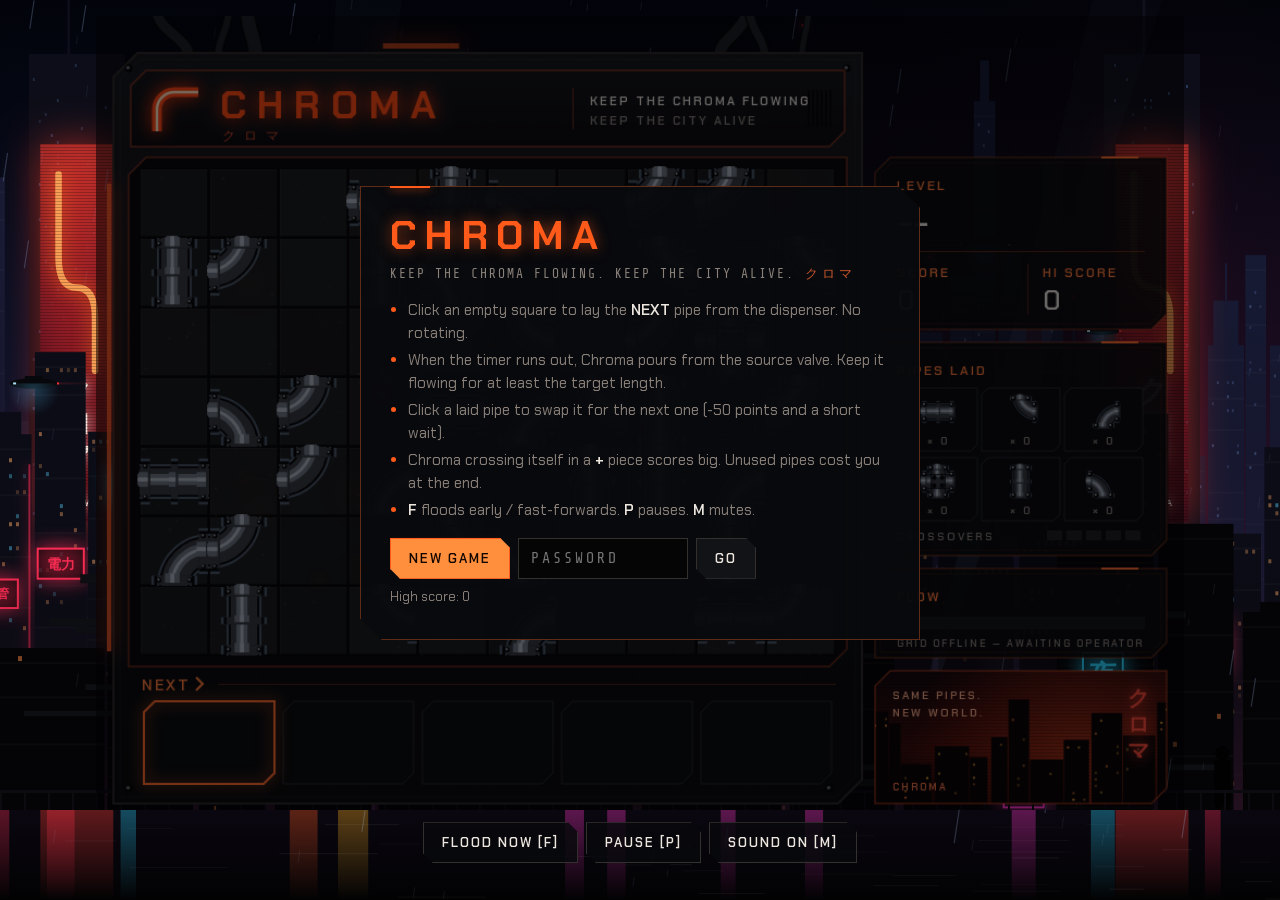
<file: index.html>
<!doctype html>
<html lang="en">
<head>
  <meta charset="utf-8">
  <meta name="viewport" content="width=device-width, initial-scale=1, viewport-fit=cover">
  <meta name="theme-color" content="#030305">
  <meta name="apple-mobile-web-app-capable" content="yes">
  <meta name="mobile-web-app-capable" content="yes">
  <meta name="apple-mobile-web-app-status-bar-style" content="black-translucent">
  <meta name="apple-mobile-web-app-title" content="CHROMA">
  <meta name="application-name" content="CHROMA">
  <meta name="description" content="Keep the Chroma flowing. Keep the city alive.">
  <title>Chroma</title>
  <link rel="manifest" href="manifest.webmanifest">
  <link rel="icon" type="image/png" sizes="32x32" href="icons/favicon-32.png">
  <link rel="apple-touch-icon" href="icons/apple-touch-icon.png">
  <link rel="preconnect" href="https://fonts.googleapis.com">
  <link rel="preconnect" href="https://fonts.gstatic.com" crossorigin>
  <link href="https://fonts.googleapis.com/css2?family=Chakra+Petch:wght@500;600;700&family=Share+Tech+Mono&display=swap" rel="stylesheet">
  <link rel="stylesheet" href="style.css">
</head>
<body>
  <canvas id="city" aria-hidden="true"></canvas>
  <main>
    <div class="stage">
      <canvas id="game"></canvas>
      <div id="overlay" class="overlay"><div id="panel" class="panel"></div></div>
    </div>
    <div class="controls">
      <button id="btn-flood">Flood now [F]</button>
      <button id="btn-pause">Pause [P]</button>
      <button id="btn-sound">Sound on [M]</button>
    </div>
  </main>
  <script src="game.js"></script>
</body>
</html>
</file>
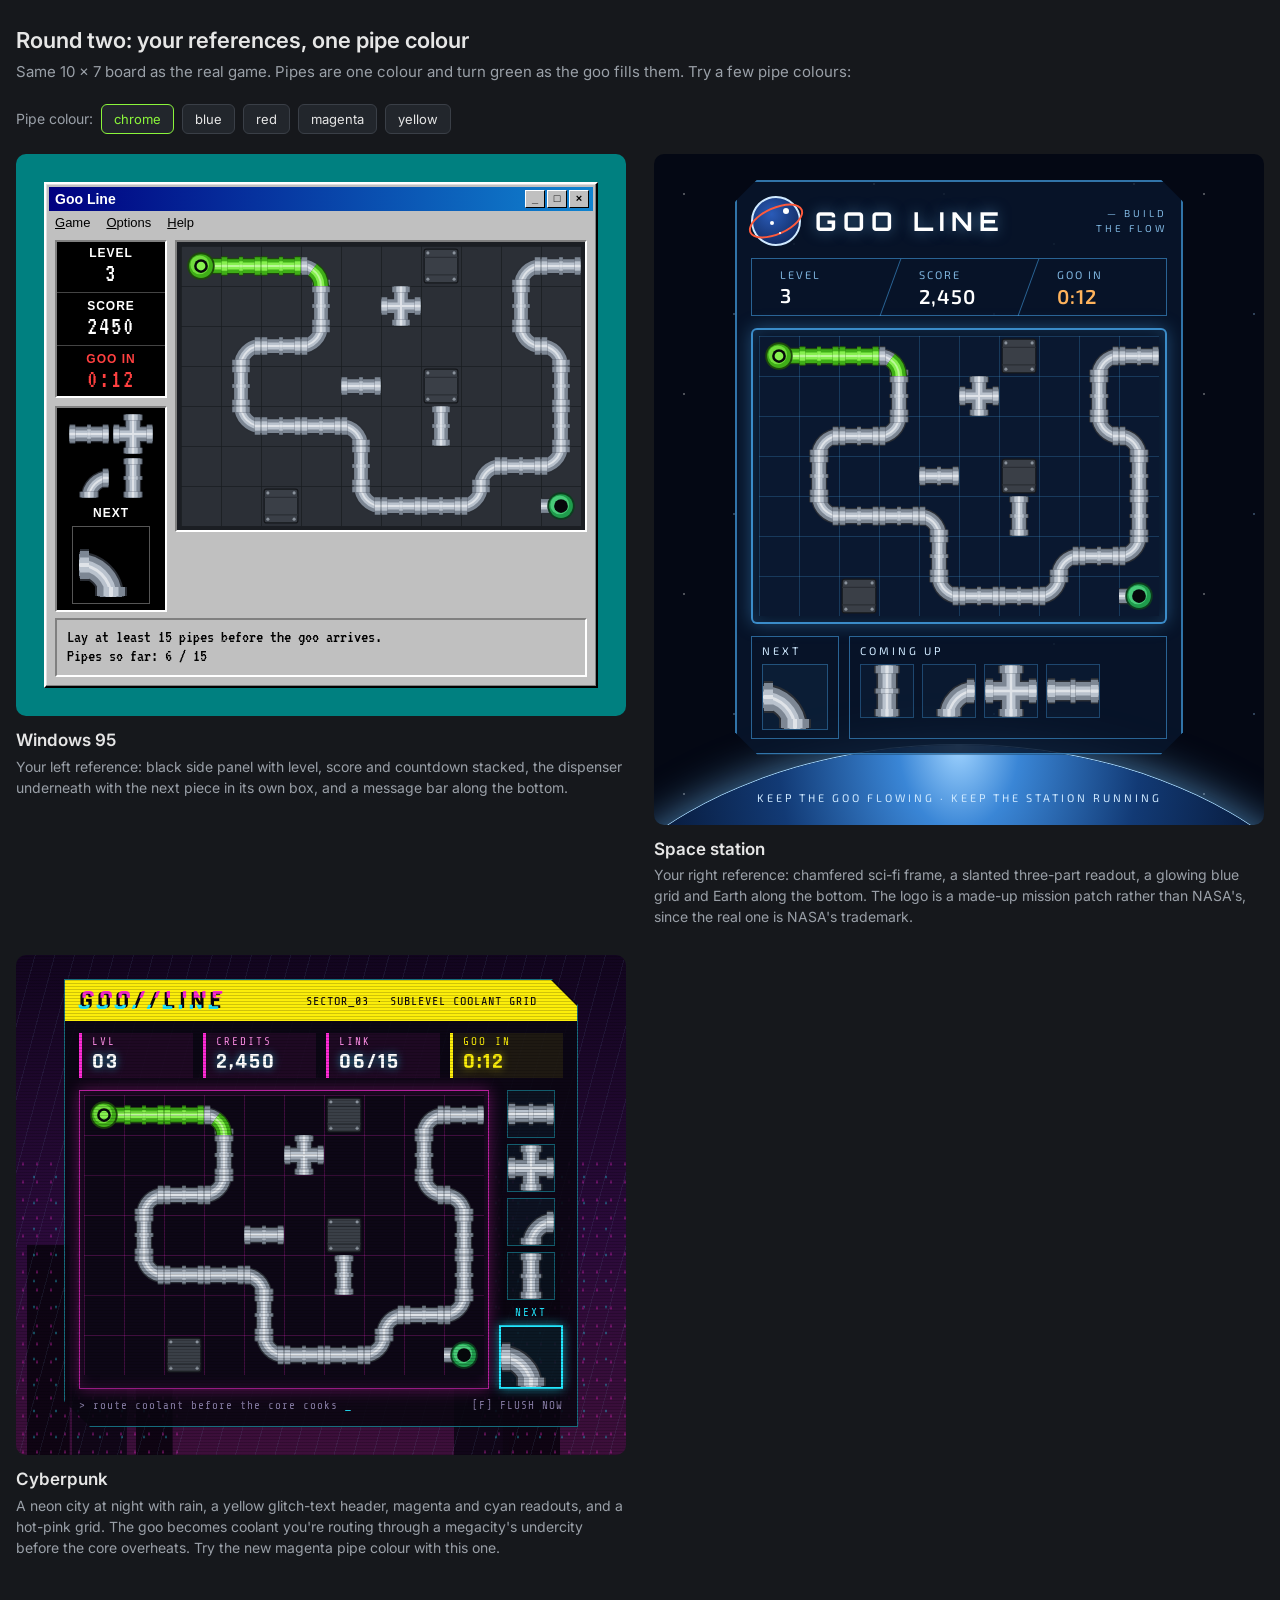
<file: mockups/round2.html>
<!doctype html>
<html lang="en">
<head>
<meta charset="utf-8">
<meta name="viewport" content="width=device-width, initial-scale=1">
<title>Round Two Mockups</title>
<link href="https://fonts.googleapis.com/css2?family=VT323&family=Inter:wght@400;600&family=Orbitron:wght@500;700&family=Exo+2:wght@400;600&family=Rajdhani:wght@500;700&family=Share+Tech+Mono&display=swap" rel="stylesheet">
<style>
  body { margin: 0; background: #16181c; color: #e6e6e6; font: 15px/1.5 Inter, system-ui, sans-serif; }
  main { max-width: 1280px; margin: 0 auto; padding: 24px 16px 48px; }
  h1 { font-size: 22px; font-weight: 600; margin: 0 0 4px; }
  .sub { color: #9aa0a8; margin: 0 0 20px; }
  .ctl { display: flex; gap: 8px; align-items: center; margin-bottom: 20px; flex-wrap: wrap; color: #9aa0a8; font-size: 14px; }
  .ctl button { font: 13px Inter, sans-serif; padding: 6px 12px; border-radius: 6px; border: 1px solid #3a3f47; background: #22262c; color: #e6e6e6; cursor: pointer; }
  .ctl button.on { border-color: #8bf53b; color: #8bf53b; }
  .grid { display: grid; grid-template-columns: repeat(auto-fit, minmax(600px, 1fr)); gap: 28px; align-items: start; }
  .opt h2 { font-size: 17px; font-weight: 600; margin: 12px 0 2px; }
  .opt p { margin: 0; color: #9aa0a8; font-size: 14px; }
  .board { display: grid; grid-template-columns: repeat(10, 40px); grid-template-rows: repeat(7, 40px); }
  .board svg, .q svg { display: block; width: 100%; height: 100%; }
  @media (max-width: 660px) { .grid { grid-template-columns: 1fr; } .scale { transform: scale(.62); transform-origin: top left; } }

  /* Windows 95 */
  .w95stage { background: #008080; padding: 28px; border-radius: 10px; display: flex; justify-content: center; }
  .win { background: #c0c0c0; border: 2px solid; border-color: #fff #000 #000 #fff; box-shadow: inset -1px -1px #808080, inset 1px 1px #dfdfdf; padding: 3px; font: 13px Tahoma, "MS Sans Serif", sans-serif; color: #000; }
  .win .title { background: linear-gradient(90deg, #000080, #1084d0); color: #fff; font-weight: bold; font-size: 14px; padding: 3px 4px 3px 6px; display: flex; justify-content: space-between; align-items: center; }
  .win .tb { display: flex; gap: 2px; }
  .win .tb span { width: 18px; height: 16px; background: #c0c0c0; border: 1px solid; border-color: #fff #000 #000 #fff; color: #000; font-size: 11px; line-height: 14px; text-align: center; font-weight: bold; }
  .win .menu { padding: 4px 6px; display: flex; gap: 16px; }
  .win .body { display: flex; gap: 8px; padding: 6px; align-items: flex-start; }
  .sunk { border: 2px solid; border-color: #808080 #fff #fff #808080; }
  .side { width: 112px; display: flex; flex-direction: column; gap: 8px; }
  .lcdpanel { background: #000; color: #fff; text-align: center; padding: 6px 0; font-weight: bold; font-size: 12px; letter-spacing: 1px; }
  .lcdpanel div + div { border-top: 1px solid #444; margin-top: 6px; padding-top: 6px; }
  .lcdpanel b { display: block; font-family: VT323, monospace; font-size: 26px; font-weight: normal; line-height: 1; letter-spacing: 2px; }
  .lcdpanel .warn { color: #ff4040; }
  .q { background: #000; padding: 6px; display: grid; grid-template-columns: 40px 40px; gap: 4px; justify-content: center; justify-items: center; }
  .q small, .q .nextbox { grid-column: span 2; }
  .q .cell { width: 40px; height: 40px; }
  .q .nextbox { width: 64px; height: 64px; border: 1px solid #555; padding: 6px; margin-top: 2px; }
  .q small { color: #fff; font-weight: bold; font-size: 12px; letter-spacing: 1px; }
  .w95board { background: #1b1e23; padding: 4px; }
  .msg { margin: 0 6px 6px; padding: 8px 10px; background: #c0c0c0; font: 14px VT323, monospace; font-size: 18px; line-height: 1.1; }

  /* Space */
  .spstage { position: relative; overflow: hidden; border-radius: 10px; padding: 26px 28px 70px; display: flex; justify-content: center;
    background: radial-gradient(1px 1px at 30px 40px, #fff, transparent), radial-gradient(1px 1px at 140px 90px, #cde, transparent), radial-gradient(1.5px 1.5px at 220px 30px, #fff, transparent), radial-gradient(1px 1px at 80px 160px, #9cf, transparent), #040814;
    background-size: 260px 200px, 260px 200px, 260px 200px, 260px 200px, auto; font-family: "Exo 2", sans-serif; color: #cfe9ff; }
  .earth { position: absolute; left: -20%; right: -20%; bottom: -520px; height: 600px; border-radius: 50%; background: radial-gradient(ellipse at 50% 0%, #9fd3ff 0, #3a86d6 10%, #123a75 30%, #061430 55%); box-shadow: 0 -4px 40px rgba(110,190,255,.6), 0 -1px 0 #bfe4ff; }
  .caption { position: absolute; bottom: 18px; left: 0; right: 0; text-align: center; font-size: 11px; letter-spacing: 3px; color: #cfe9ff; }
  .hudframe { position: relative; padding: 16px; background: rgba(8,22,44,.85); clip-path: polygon(22px 0, calc(100% - 22px) 0, 100% 22px, 100% calc(100% - 22px), calc(100% - 22px) 100%, 22px 100%, 0 calc(100% - 22px), 0 22px); }
  .hudframe::before { content: ""; position: absolute; inset: 0; clip-path: inherit; border: 2px solid rgba(77,180,255,.6); pointer-events: none; }
  .brand { display: flex; align-items: center; gap: 14px; margin-bottom: 12px; }
  .patch { width: 46px; height: 46px; border-radius: 50%; background: radial-gradient(circle at 40% 35%, #2a5bb8, #0b1f4d); border: 2px solid #cfe9ff; position: relative; }
  .patch::before { content: ""; position: absolute; inset: 9px -6px; border: 2px solid #ff5a3c; border-radius: 50%; transform: rotate(-24deg); }
  .patch::after { content: ""; position: absolute; width: 6px; height: 6px; border-radius: 50%; background: #fff; left: 30px; top: 10px; box-shadow: -14px 12px 0 -1px #fff, -6px 22px 0 -2px #fff; }
  .brand h3 { margin: 0; font: 700 26px Orbitron, sans-serif; letter-spacing: 6px; color: #fff; text-shadow: 0 0 14px rgba(120,200,255,.5); }
  .brand span { margin-left: auto; font-size: 10px; letter-spacing: 3px; color: #7fb6e0; text-align: right; }
  .hud { display: grid; grid-template-columns: 1fr 1fr 1fr; margin-bottom: 12px; border: 1.5px solid rgba(77,180,255,.5); }
  .hud div { padding: 4px 14px; font-size: 11px; letter-spacing: 2px; color: #7fb6e0; }
  .hud div + div { border-left: 1.5px solid rgba(77,180,255,.5); transform: skewX(-20deg); }
  .hud div + div > * { transform: skewX(20deg); }
  .hud b { display: block; font: 600 20px "Exo 2", sans-serif; color: #fff; letter-spacing: 1px; }
  .hud .warn b { color: #ffb35c; }
  .spboard { padding: 6px; border: 2px solid rgba(77,180,255,.75); box-shadow: 0 0 18px rgba(77,180,255,.35), inset 0 0 18px rgba(77,180,255,.2); border-radius: 6px; background: #071226; }
  .tray { display: flex; gap: 10px; margin-top: 12px; }
  .tray .box { border: 1.5px solid rgba(77,180,255,.5); padding: 6px 10px 8px; }
  .tray small { display: block; font-size: 11px; letter-spacing: 3px; color: #cfe9ff; margin-bottom: 4px; }
  .tray .big { width: 64px; height: 64px; border: 1px solid rgba(77,180,255,.35); background: rgba(77,180,255,.06); }
  .tray .row { display: flex; gap: 8px; }
  .tray .row .cell { width: 52px; height: 52px; border: 1px solid rgba(77,180,255,.3); background: rgba(77,180,255,.04); }

  /* Cyberpunk */
  .cystage { position: relative; overflow: hidden; border-radius: 10px; padding: 24px 24px 28px; display: flex; justify-content: center; font-family: Rajdhani, sans-serif; color: #e8f6ff;
    background: linear-gradient(180deg, #12051f 0%, #2a0a3a 55%, #3d0f3a 100%); }
  .city { position: absolute; left: 0; right: 0; bottom: 0; height: 60%; opacity: .9; pointer-events: none;
    background:
      linear-gradient(#0a0410, #0a0410) 2% 100% / 7% 70% no-repeat,
      linear-gradient(#0d0616, #0d0616) 10% 100% / 9% 92% no-repeat,
      linear-gradient(#0a0410, #0a0410) 21% 100% / 6% 60% no-repeat,
      linear-gradient(#0d0616, #0d0616) 78% 100% / 8% 95% no-repeat,
      linear-gradient(#0a0410, #0a0410) 88% 100% / 10% 75% no-repeat; }
  .city::after { content: ""; position: absolute; inset: 0; background-image: radial-gradient(#ff2bd6 1px, transparent 1.5px), radial-gradient(#22e8ff 1px, transparent 1.5px); background-size: 14px 18px, 22px 26px; background-position: 0 0, 7px 9px; opacity: .35; -webkit-mask: linear-gradient(90deg, #000 0 28%, transparent 28% 76%, #000 76%); mask: linear-gradient(90deg, #000 0 28%, transparent 28% 76%, #000 76%); }
  .rain { position: absolute; inset: 0; pointer-events: none; background-image: repeating-linear-gradient(105deg, transparent 0 18px, rgba(140,200,255,.08) 18px 19px); }
  .scan { position: absolute; inset: 0; pointer-events: none; background: repeating-linear-gradient(0deg, rgba(0,0,0,.18) 0 1px, transparent 1px 3px); }
  .cyframe { position: relative; background: rgba(10,6,18,.88); padding: 0 14px 14px; border: 1px solid rgba(34,232,255,.45); box-shadow: 0 0 24px rgba(255,43,214,.25); clip-path: polygon(0 0, calc(100% - 26px) 0, 100% 26px, 100% 100%, 26px 100%, 0 calc(100% - 26px)); }
  .cyhead { margin: 0 -14px 12px; background: #fcee0a; color: #0a0410; display: flex; align-items: center; gap: 12px; padding: 4px 40px 4px 14px; clip-path: polygon(0 0, calc(100% - 26px) 0, 100% 26px, 100% 100%, 0 100%); }
  .cyhead h3 { margin: 0; font: 700 26px Rajdhani, sans-serif; letter-spacing: 4px; position: relative; }
  .cyhead h3::before, .cyhead h3::after { content: attr(data-t); position: absolute; left: 0; top: 0; }
  .cyhead h3::before { color: #ff2bd6; transform: translate(2px, -1px); clip-path: inset(0 0 55% 0); }
  .cyhead h3::after { color: #22e8ff; transform: translate(-2px, 1px); clip-path: inset(60% 0 0 0); }
  .cyhead span { margin-left: auto; font: 12px "Share Tech Mono", monospace; letter-spacing: 1px; }
  .cyhud { display: flex; gap: 10px; margin-bottom: 12px; }
  .cyhud div { flex: 1; border-left: 3px solid #ff2bd6; background: rgba(255,43,214,.08); padding: 2px 10px; font: 11px "Share Tech Mono", monospace; letter-spacing: 2px; color: #ff8fe8; }
  .cyhud b { display: block; font: 700 22px Rajdhani, sans-serif; color: #fff; letter-spacing: 2px; text-shadow: 0 0 8px rgba(34,232,255,.6); }
  .cyhud .warn { border-color: #fcee0a; background: rgba(252,238,10,.08); color: #fcee0a; }
  .cyhud .warn b { color: #fcee0a; text-shadow: 0 0 8px rgba(252,238,10,.6); }
  .cymain { display: flex; gap: 10px; }
  .cyboard { padding: 4px; border: 1px solid rgba(255,43,214,.7); box-shadow: 0 0 14px rgba(255,43,214,.35), inset 0 0 14px rgba(255,43,214,.15); background: #0d0716; }
  .cyq { width: 64px; display: flex; flex-direction: column; gap: 6px; align-items: center; }
  .cyq .cell { width: 46px; height: 46px; border: 1px solid rgba(34,232,255,.35); background: rgba(34,232,255,.05); }
  .cyq .nx { width: 60px; height: 60px; border: 2px solid #22e8ff; box-shadow: 0 0 10px rgba(34,232,255,.6); background: rgba(34,232,255,.08); }
  .cyq small { font: 11px "Share Tech Mono", monospace; color: #22e8ff; letter-spacing: 2px; }
  .cyfoot { display: flex; justify-content: space-between; margin-top: 10px; font: 11px "Share Tech Mono", monospace; color: #8a7fa8; letter-spacing: 1px; }
  .cyfoot b { color: #22e8ff; font-weight: normal; }
</style>
</head>
<body>
<main>
  <h1>Round two: your references, one pipe colour</h1>
  <p class="sub">Same 10 × 7 board as the real game. Pipes are one colour and turn green as the goo fills them. Try a few pipe colours:</p>
  <div class="ctl" id="ctl"></div>
  <div class="grid">

    <section class="opt">
      <div class="w95stage"><div class="scale">
        <div class="win">
          <div class="title"><span>Goo Line</span><div class="tb"><span>_</span><span>□</span><span>×</span></div></div>
          <div class="menu"><span><u>G</u>ame</span><span><u>O</u>ptions</span><span><u>H</u>elp</span></div>
          <div class="body">
            <div class="side">
              <div class="lcdpanel sunk" style="padding:4px 0">
                <div>LEVEL<b>3</b></div>
                <div>SCORE<b>2450</b></div>
                <div class="warn">GOO IN<b>0:12</b></div>
              </div>
              <div class="q sunk" data-q="H,X,ES,V" data-next="SW" data-theme="w95"></div>
            </div>
            <div class="w95board sunk"><div class="board" data-theme="w95"></div></div>
          </div>
          <div class="msg sunk">Lay at least 15 pipes before the goo arrives.<br>Pipes so far: 6 / 15</div>
        </div>
      </div></div>
      <h2>Windows 95</h2>
      <p>Your left reference: black side panel with level, score and countdown stacked, the dispenser underneath with the next piece in its own box, and a message bar along the bottom.</p>
    </section>

    <section class="opt">
      <div class="spstage">
        <div class="earth"></div>
        <div class="caption">KEEP THE GOO FLOWING · KEEP THE STATION RUNNING</div>
        <div class="scale" style="position:relative">
        <div class="hudframe">
          <div class="brand"><div class="patch"></div><h3>GOO LINE</h3><span>— BUILD<br>THE FLOW</span></div>
          <div class="hud">
            <div><div>LEVEL<b>3</b></div></div>
            <div><div>SCORE<b>2,450</b></div></div>
            <div class="warn"><div>GOO IN<b>0:12</b></div></div>
          </div>
          <div class="spboard"><div class="board" data-theme="space"></div></div>
          <div class="tray">
            <div class="box"><small>NEXT</small><div class="big" data-one="SW" data-theme="space"></div></div>
            <div class="box" style="flex:1"><small>COMING UP</small><div class="row" data-row="V,ES,X,H" data-theme="space"></div></div>
          </div>
        </div>
        </div>
      </div>
      <h2>Space station</h2>
      <p>Your right reference: chamfered sci-fi frame, a slanted three-part readout, a glowing blue grid and Earth along the bottom. The logo is a made-up mission patch rather than NASA's, since the real one is NASA's trademark.</p>
    </section>

    <section class="opt">
      <div class="cystage">
        <div class="city"></div><div class="rain"></div>
        <div class="scale" style="position:relative">
        <div class="cyframe">
          <div class="cyhead"><h3 data-t="GOO//LINE">GOO//LINE</h3><span>SECTOR_03 · SUBLEVEL COOLANT GRID</span></div>
          <div class="cyhud">
            <div>LVL<b>03</b></div>
            <div>CREDITS<b>2,450</b></div>
            <div>LINK<b>06/15</b></div>
            <div class="warn">GOO IN<b>0:12</b></div>
          </div>
          <div class="cymain">
            <div class="cyboard"><div class="board" data-theme="cyber"></div></div>
            <div class="cyq" data-cyq="H,X,ES,V" data-next="SW"></div>
          </div>
          <div class="cyfoot"><span>&gt; route coolant before the core cooks <b>_</b></span><span>[F] FLUSH NOW</span></div>
        </div>
        </div>
        <div class="scan"></div>
      </div>
      <h2>Cyberpunk</h2>
      <p>A neon city at night with rain, a yellow glitch-text header, magenta and cyan readouts, and a hot-pink grid. The goo becomes coolant you're routing through a megacity's undercity before the core overheats. Try the new magenta pipe colour with this one.</p>
    </section>

  </div>
</main>
<script>
  const PATHS = {
    H: 'M0 32H64', V: 'M32 0V64', X: 'M0 32H64M32 0V64',
    NE: 'M32 0A32 32 0 0 0 64 32', ES: 'M64 32A32 32 0 0 0 32 64',
    SW: 'M32 64A32 32 0 0 0 0 32', WN: 'M0 32A32 32 0 0 0 32 0',
  };
  const ENDS = { H: 'EW', V: 'NS', X: 'NESW', NE: 'NE', ES: 'ES', SW: 'SW', WN: 'WN' };
  const COLLAR = { N: 'M32 1V10', S: 'M32 63V54', E: 'M63 32H54', W: 'M1 32H10' };
  const MIDRING = { H: 'M29 32H35', V: 'M32 29V35' };

  const PIPE_COLOURS = {
    chrome: ['#2a2e35', '#7d8794', '#b9c2cd', '#ffffff'],
    blue:   ['#0b2b6b', '#1f5fd6', '#5d9bff', '#d8e8ff'],
    red:    ['#5a0d0d', '#c42424', '#f26060', '#ffe0e0'],
    magenta: ['#4a0640', '#c21aa6', '#ff5ce0', '#ffe0fa'],
    yellow: ['#5a4300', '#d9a800', '#ffd84a', '#fff7cf'],
  };
  const GOO = ['#1d4a0c', '#3fae17', '#86f04f', '#eaffd8'];
  let pipeColour = 'chrome';

  const BOARDS = {
    w95:   { tile: ['#2b2f36', '#2b2f36'], line: '#1a1d22' },
    space: { tile: ['#0a1830', '#0a1830'], line: 'rgba(77,180,255,.28)' },
    cyber: { tile: ['#0d0716', '#0d0716'], line: 'rgba(255,43,214,.28)' },
  };

  // layout: [shape, goo fill 0..1]; 'S' start, 'D' drain, 'B' block
  const L = [
    [['S',1],['H',1],['H',1],['SW',.6],0,0,'B',0,['ES',0],['H',0]],
    [0,0,0,['V',0],0,['X',0],0,0,['V',0],0],
    [0,['ES',0],['H',0],['WN',0],0,0,0,0,['NE',0],['SW',0]],
    [0,['V',0],0,0,['H',0],0,'B',0,0,['V',0]],
    [0,['NE',0],['H',0],['H',0],['SW',0],0,['V',0],0,0,['V',0]],
    [0,0,0,0,['V',0],0,0,['ES',0],['H',0],['WN',0]],
    [0,0,'B',0,['NE',0],['H',0],['H',0],['WN',0],0,'D'],
  ];

  function layered(d, cols, widths, extra = '') {
    return cols.map((c, i) => `<path d="${d}" fill="none" stroke="${c}" stroke-width="${widths[i]}" stroke-linecap="butt" ${i === 3 ? 'stroke-opacity=".55"' : ''} ${extra}/>`).join('');
  }
  function tube(shape, cols) {
    const d = PATHS[shape];
    let s = layered(d, cols, [26, 22, 11, 3]);
    const rings = [...ENDS[shape]].map(e => COLLAR[e]);
    if (MIDRING[shape]) rings.push(MIDRING[shape]);
    for (const r of rings) s += layered(r, cols, [32, 28, 15, 4]);
    return s;
  }
  function pipeSVG(shape, fill, bg) {
    let s = `<svg viewBox="0 0 64 64">`;
    if (bg) s += `<rect width="64" height="64" fill="${bg.tile[0]}"/><path d="M0 .5H64M.5 0V64" stroke="${bg.line}" stroke-width="1.5"/>`;
    if (shape === 'B') return s + `<rect x="5" y="5" width="54" height="54" rx="4" fill="#3a3f47" stroke="#15171b" stroke-width="2"/><path d="M5 18H59M5 46H59" stroke="#2a2e35" stroke-width="2"/>${[[11,11],[53,11],[11,53],[53,53]].map(([x,y])=>`<circle cx="${x}" cy="${y}" r="2.5" fill="#8a929c"/>`).join('')}</svg>`;
    if (shape === 'S' || shape === 'D') {
      const c = shape === 'S' ? (fill ? GOO : PIPE_COLOURS[pipeColour]) : ['#0d3d1f', '#1f9c4c', '#5be08d', '#e0ffe9'];
      const stub = shape === 'S' ? 'M32 32H64' : 'M32 32H0';
      s += layered(stub, PIPE_COLOURS[pipeColour], [26, 22, 11, 3]);
      if (shape === 'S' && fill) s += layered(stub, GOO, [26, 22, 11, 3]);
      s += `<circle cx="32" cy="32" r="22" fill="${c[0]}"/><circle cx="32" cy="32" r="19" fill="${c[1]}"/><circle cx="30" cy="30" r="15" fill="${c[2]}" opacity=".7"/><circle cx="32" cy="32" r="11" fill="#06080b"/>`;
      if (shape === 'S' && fill) s += `<circle cx="32" cy="32" r="7" fill="${GOO[2]}"/>`;
      return s + '</svg>';
    }
    if (!shape) return s + '</svg>';
    s += tube(shape, PIPE_COLOURS[pipeColour]);
    if (fill >= 1) s += tube(shape, GOO);
    else if (fill > 0) s += layered(PATHS[shape], GOO, [26, 22, 11, 3], `pathLength="1" stroke-dasharray="${fill} 2"`);
    return s + '</svg>';
  }

  function render() {
    for (const el of document.querySelectorAll('.board')) {
      const bg = BOARDS[el.dataset.theme];
      el.innerHTML = L.flat().map(c => c === 'B' || c === 'D' ? pipeSVG(c, 0, bg) : c ? pipeSVG(c[0], c[1], bg) : pipeSVG('', 0, bg)).join('');
    }
    for (const el of document.querySelectorAll('.q')) {
      el.innerHTML = el.dataset.q.split(',').map(q => `<div class="cell">${pipeSVG(q, 0)}</div>`).join('')
        + `<small style="margin-top:4px">NEXT</small><div class="nextbox">${pipeSVG(el.dataset.next, 0)}</div>`;
    }
    for (const el of document.querySelectorAll('[data-one]')) el.innerHTML = pipeSVG(el.dataset.one, 0);
    for (const el of document.querySelectorAll('[data-row]')) el.innerHTML = el.dataset.row.split(',').map(q => `<div class="cell">${pipeSVG(q, 0)}</div>`).join('');
    for (const el of document.querySelectorAll('[data-cyq]')) el.innerHTML = el.dataset.cyq.split(',').map(q => `<div class="cell">${pipeSVG(q, 0)}</div>`).join('') + `<small>NEXT</small><div class="nx">${pipeSVG(el.dataset.next, 0)}</div>`;
    document.getElementById('ctl').innerHTML = 'Pipe colour: ' + Object.keys(PIPE_COLOURS).map(k => `<button class="${k === pipeColour ? 'on' : ''}" data-c="${k}">${k}</button>`).join('');
  }
  document.getElementById('ctl').addEventListener('click', e => { const c = e.target.dataset.c; if (c) { pipeColour = c; render(); } });
  render();
</script>
</body>
</html>
</file>
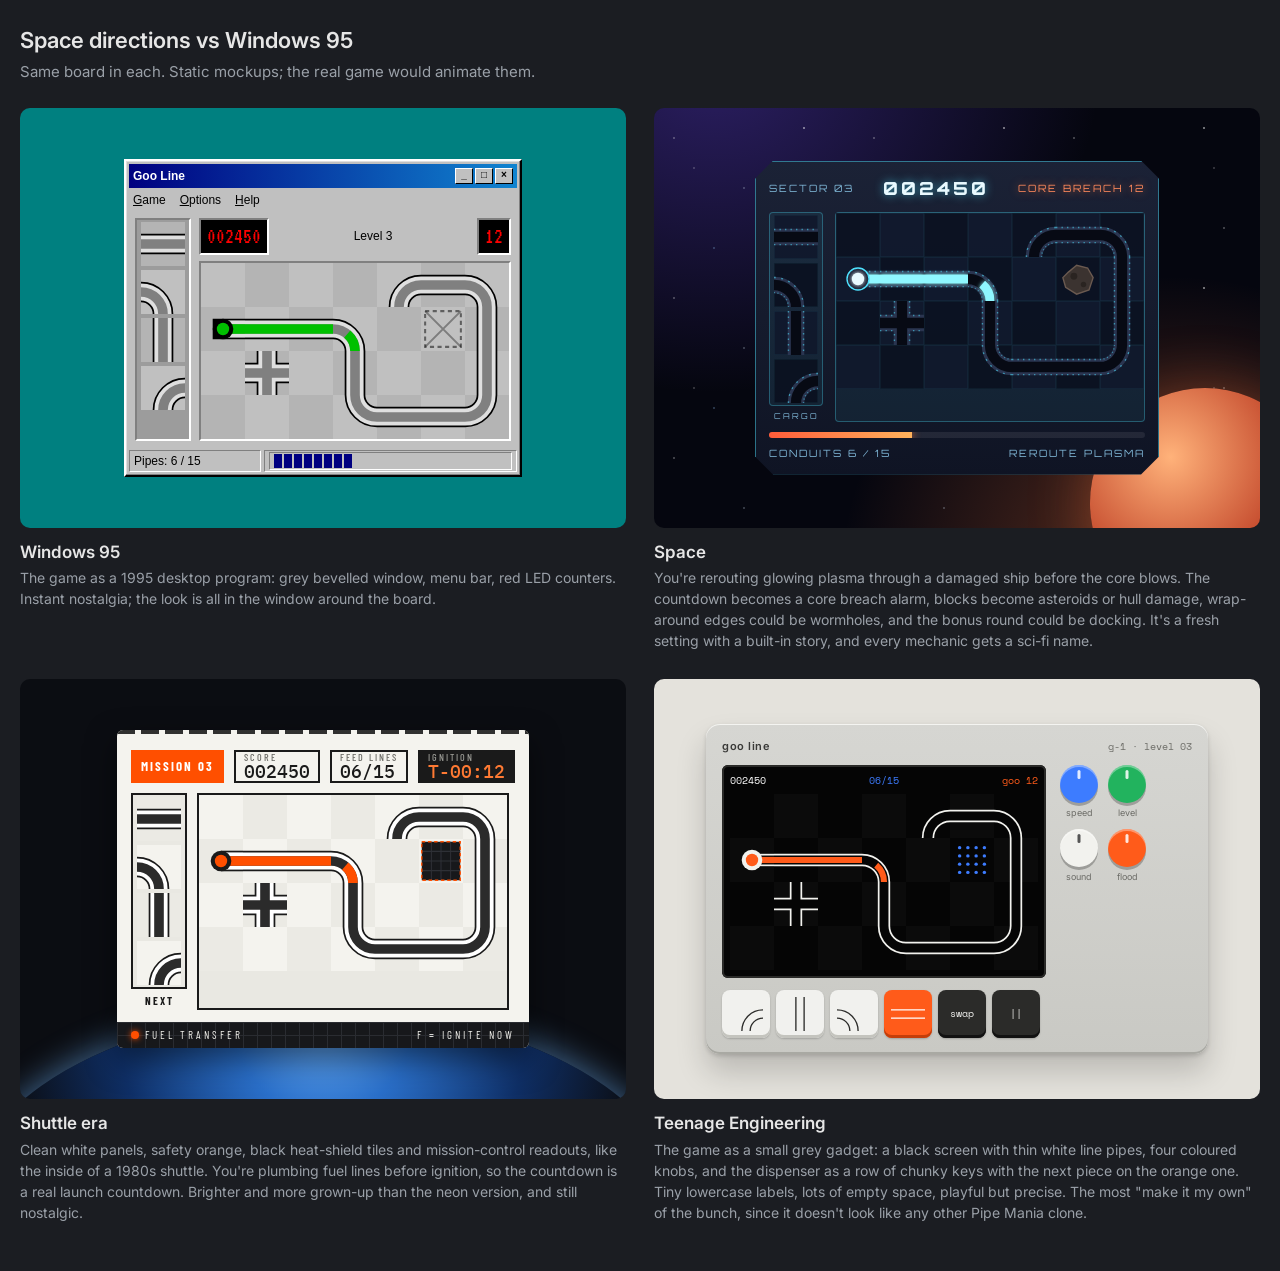
<file: mockups/space-vs-95.html>
<!doctype html>
<html lang="en">
<head>
<meta charset="utf-8">
<meta name="viewport" content="width=device-width, initial-scale=1">
<title>Space Directions</title>
<link href="https://fonts.googleapis.com/css2?family=VT323&family=Inter:wght@400;600&family=Orbitron:wght@500;800&family=Barlow+Condensed:wght@500;700&family=IBM+Plex+Mono:wght@500&family=Space+Mono&display=swap" rel="stylesheet">
<style>
  body { margin: 0; background: #1b1d22; color: #e6e6e6; font: 15px/1.5 Inter, system-ui, sans-serif; }
  main { max-width: 1240px; margin: 0 auto; padding: 24px 16px 48px; }
  h1 { font-size: 22px; font-weight: 600; margin: 0 0 4px; }
  .sub { color: #9aa0a8; margin: 0 0 24px; }
  .grid { display: grid; grid-template-columns: repeat(auto-fit, minmax(560px, 1fr)); gap: 28px; }
  .opt h2 { font-size: 17px; font-weight: 600; margin: 12px 0 2px; }
  .opt p { margin: 0; color: #9aa0a8; font-size: 14px; }
  .stage { height: 420px; border-radius: 10px; overflow: hidden; display: flex; align-items: center; justify-content: center; position: relative; }
  .board { display: grid; grid-template-columns: repeat(7, 44px); grid-template-rows: repeat(4, 44px); }
  .board svg, .disp svg { width: 44px; height: 44px; display: block; }
  .disp { display: grid; grid-template-rows: repeat(4, 48px); place-items: center; width: 52px; flex: none; }
  @media (max-width: 620px) { .grid { grid-template-columns: 1fr; } .stage { transform: scale(.75); } }

  /* Windows 95 */
  .w95 { background: #008080; font-family: Tahoma, "MS Sans Serif", Geneva, sans-serif; font-size: 12px; color: #000; }
  .w95 .win { background: #c0c0c0; border: 2px solid; border-color: #fff #000 #000 #fff; box-shadow: inset -1px -1px #808080, inset 1px 1px #dfdfdf; padding: 3px; }
  .w95 .title { background: linear-gradient(90deg, #000080, #1084d0); color: #fff; font-weight: bold; padding: 3px 4px; display: flex; justify-content: space-between; align-items: center; }
  .w95 .tb { display: flex; gap: 2px; }
  .w95 .tb span { width: 16px; height: 14px; background: #c0c0c0; border: 1px solid; border-color: #fff #000 #000 #fff; color: #000; font-size: 10px; line-height: 12px; text-align: center; }
  .w95 .menu { padding: 3px 4px; display: flex; gap: 14px; }
  .w95 .menu u { text-decoration: underline; }
  .w95 .body { display: flex; gap: 8px; padding: 6px; }
  .w95 .sunk { border: 2px solid; border-color: #808080 #fff #fff #808080; background: #9c9c9c; }
  .w95 .status { display: flex; gap: 3px; margin-top: 3px; }
  .w95 .status div { flex: 1; border: 1px solid; border-color: #808080 #fff #fff #808080; padding: 1px 4px; }
  .w95 .lcd { font-family: VT323, monospace; font-size: 22px; background: #000; color: #f00; padding: 0 6px; border: 2px solid; border-color: #808080 #fff #fff #808080; }
  .w95 .prog { height: 14px; display: flex; gap: 2px; padding: 2px; }
  .w95 .prog i { width: 8px; background: #000080; }

  /* Space */
  .space {
    background:
      radial-gradient(ellipse at 85% 110%, rgba(255,120,60,.35), transparent 45%),
      radial-gradient(ellipse at 10% -10%, rgba(90,60,200,.45), transparent 50%),
      #05060f;
    font-family: Orbitron, sans-serif; color: #bfeaff;
  }
  .space .stars, .space .stars2 { position: absolute; inset: 0; background-repeat: repeat; pointer-events: none; }
  .space .stars { background-image: radial-gradient(1px 1px at 20px 30px, #fff, transparent), radial-gradient(1px 1px at 90px 80px, #cde, transparent), radial-gradient(1.5px 1.5px at 150px 20px, #fff, transparent), radial-gradient(1px 1px at 60px 140px, #9cf, transparent), radial-gradient(1px 1px at 170px 120px, #fff, transparent); background-size: 200px 160px; opacity: .8; }
  .space .stars2 { background-image: radial-gradient(1px 1px at 40px 60px, #fff, transparent), radial-gradient(2px 2px at 120px 100px, #ffe9c4, transparent); background-size: 260px 220px; opacity: .6; }
  .space .planet { position: absolute; right: -60px; bottom: -90px; width: 230px; height: 230px; border-radius: 50%; background: radial-gradient(circle at 35% 30%, #ffb27a, #c2462a 55%, #3a0f12 80%); box-shadow: 0 0 60px rgba(255,120,60,.35); }
  .space .hull { position: relative; padding: 14px; background: linear-gradient(#1b2236, #0f1424); clip-path: polygon(18px 0, calc(100% - 18px) 0, 100% 18px, 100% calc(100% - 18px), calc(100% - 18px) 100%, 18px 100%, 0 calc(100% - 18px), 0 18px); }
  .space .hull::before { content: ""; position: absolute; inset: 0; border: 1px solid rgba(77,226,255,.45); clip-path: inherit; pointer-events: none; }
  .space .hud { display: flex; justify-content: space-between; align-items: center; margin-bottom: 10px; font-size: 10px; letter-spacing: 2px; color: #7fb6d6; }
  .space .hud b { font-weight: 800; font-size: 18px; color: #e9faff; letter-spacing: 3px; text-shadow: 0 0 10px rgba(77,226,255,.6); }
  .space .alert { color: #ff8a5c; text-shadow: 0 0 8px rgba(255,120,60,.7); }
  .space .row { display: flex; gap: 12px; }
  .space .bay { background: rgba(77,226,255,.06); border: 1px solid rgba(77,226,255,.3); border-radius: 4px; }
  .space .label { font-size: 8px; letter-spacing: 2px; color: #7fb6d6; text-align: center; margin-top: 4px; }
  .space .bar { height: 6px; margin-top: 10px; background: rgba(255,255,255,.08); border-radius: 3px; overflow: hidden; }
  .space .bar i { display: block; width: 38%; height: 100%; background: linear-gradient(90deg, #ff5c3a, #ffb35c); box-shadow: 0 0 10px #ff7a3a; }

  /* Shuttle */
  .shuttle { background: #0b0d12; font-family: "Barlow Condensed", sans-serif; color: #1a1a1a; }
  .shuttle .earth { position: absolute; left: -10%; right: -10%; bottom: -330px; height: 420px; border-radius: 50%; background: radial-gradient(ellipse at 50% 0%, #6fb6ff 0, #2a6fc9 18%, #0f2f66 40%, transparent 62%); box-shadow: 0 -6px 30px rgba(111,182,255,.45); }
  .shuttle .craft { position: relative; background: #f4f3ee; border-radius: 6px; padding: 12px 14px 0; box-shadow: 0 12px 30px rgba(0,0,0,.5); overflow: hidden; }
  .shuttle .top { display: flex; align-items: stretch; gap: 10px; margin-bottom: 10px; }
  .shuttle .tag { background: #ff4f00; color: #fff; font-weight: 700; font-size: 13px; letter-spacing: 2px; padding: 2px 10px; display: flex; align-items: center; }
  .shuttle .read { border: 2px solid #1a1a1a; padding: 0 8px; display: flex; flex-direction: column; justify-content: center; line-height: 1.05; }
  .shuttle .read small { font-size: 10px; letter-spacing: 2px; color: #6b6b66; font-weight: 500; }
  .shuttle .read b { font-family: "IBM Plex Mono", monospace; font-size: 18px; font-weight: 500; }
  .shuttle .t { margin-left: auto; background: #1a1a1a; color: #ff7a33; }
  .shuttle .t small { color: #9a9a94; }
  .shuttle .row { display: flex; gap: 10px; }
  .shuttle .well { border: 2px solid #1a1a1a; background: #e9e8e2; }
  .shuttle .lbl { font-size: 11px; letter-spacing: 2px; font-weight: 700; margin-top: 4px; text-align: center; }
  .shuttle .belly { margin: 12px -14px 0; height: 26px; background-color: #17181b; background-image: linear-gradient(#2a2c31 1px, transparent 1px), linear-gradient(90deg, #2a2c31 1px, transparent 1px); background-size: 14px 13px; display: flex; align-items: center; justify-content: space-between; padding: 0 14px; color: #f4f3ee; font-size: 11px; letter-spacing: 3px; }
  .shuttle .belly i { display: inline-block; width: 8px; height: 8px; border-radius: 50%; background: #ff4f00; margin-right: 6px; box-shadow: 0 0 6px #ff4f00; }
  .shuttle .stripe { position: absolute; left: 0; right: 0; top: 0; height: 4px; background: repeating-linear-gradient(90deg, #1a1a1a 0 18px, #f4f3ee 18px 24px); opacity: .9; }

  /* Teenage Engineering-ish */
  .te { background: #e4e2dc; font-family: Inter, sans-serif; }
  .te .dev { background: linear-gradient(#d6d6d2, #c9c9c4); border-radius: 14px; padding: 14px 16px 16px; box-shadow: inset 0 1px 0 #f4f4f1, inset 0 -2px 0 #a9a9a3, 0 18px 30px rgba(0,0,0,.18), 0 2px 4px rgba(0,0,0,.15); width: 470px; }
  .te .head { display: flex; justify-content: space-between; align-items: baseline; font-size: 11px; color: #3a3a38; margin-bottom: 10px; }
  .te .head b { font-weight: 600; letter-spacing: .5px; }
  .te .head span { font-family: "Space Mono", monospace; font-size: 10px; color: #6d6d68; }
  .te .main { display: flex; gap: 14px; align-items: flex-start; }
  .te .screen { background: #050505; border-radius: 6px; padding: 8px; box-shadow: inset 0 0 0 2px #2a2a28; }
  .te .scr-top { display: flex; justify-content: space-between; font-family: "Space Mono", monospace; font-size: 10px; color: #fff; margin-bottom: 6px; }
  .te .scr-top .o { color: #ff5b1a; }
  .te .scr-top .b { color: #3d7cff; }
  .te .knobs { display: grid; grid-template-columns: repeat(2, 38px); gap: 10px 10px; }
  .te .knob { width: 38px; height: 38px; border-radius: 50%; position: relative; box-shadow: 0 3px 0 rgba(0,0,0,.25), inset 0 2px 0 rgba(255,255,255,.35); }
  .te .knob::after { content: ""; position: absolute; left: 50%; top: 5px; width: 3px; height: 9px; border-radius: 2px; background: rgba(255,255,255,.85); transform: translateX(-50%); }
  .te .k1 { background: #3d7cff; } .te .k2 { background: #22b35e; } .te .k3 { background: #f2f2ee; } .te .k3::after { background: #555; } .te .k4 { background: #ff5b1a; }
  .te .tiny { font-size: 9px; color: #6d6d68; text-align: center; margin-top: 3px; }
  .te .keys { display: flex; gap: 6px; margin-top: 12px; }
  .te .key { width: 48px; height: 48px; border-radius: 8px; background: #f1f1ee; box-shadow: inset 0 -3px 0 #c4c4be, 0 1px 2px rgba(0,0,0,.2); display: grid; place-items: center; }
  .te .key svg { width: 34px; height: 34px; }
  .te .key.next { background: #ff5b1a; box-shadow: inset 0 -3px 0 #c43e0a, 0 1px 2px rgba(0,0,0,.2); }
  .te .key.dark { background: #2b2b29; box-shadow: inset 0 -3px 0 #111, 0 1px 2px rgba(0,0,0,.2); color: #f1f1ee; font-size: 10px; font-family: "Space Mono", monospace; }
</style>
</head>
<body>
<main>
  <h1>Space directions vs Windows 95</h1>
  <p class="sub">Same board in each. Static mockups; the real game would animate them.</p>
  <div class="grid">

    <section class="opt">
      <div class="stage w95">
        <div class="win">
          <div class="title"><span>Goo Line</span><div class="tb"><span>_</span><span>□</span><span>×</span></div></div>
          <div class="menu"><span><u>G</u>ame</span><span><u>O</u>ptions</span><span><u>H</u>elp</span></div>
          <div class="body">
            <div class="sunk disp" data-q="H,SW,V,ES" data-theme="w95"></div>
            <div>
              <div style="display:flex;justify-content:space-between;align-items:center;margin-bottom:6px">
                <span class="lcd">002450</span><span>Level 3</span><span class="lcd">12</span>
              </div>
              <div class="sunk board" data-theme="w95"></div>
            </div>
          </div>
          <div class="status"><div>Pipes: 6 / 15</div><div style="flex:2"><div class="prog"><i></i><i></i><i></i><i></i><i></i><i></i><i></i><i></i></div></div></div>
        </div>
      </div>
      <h2>Windows 95</h2>
      <p>The game as a 1995 desktop program: grey bevelled window, menu bar, red LED counters. Instant nostalgia; the look is all in the window around the board.</p>
    </section>

    <section class="opt">
      <div class="stage space">
        <div class="stars"></div><div class="stars2"></div><div class="planet"></div>
        <div class="hull">
          <div class="hud">
            <span>SECTOR 03</span>
            <b>002450</b>
            <span class="alert">CORE BREACH 12</span>
          </div>
          <div class="row">
            <div>
              <div class="bay disp" data-q="H,SW,V,ES" data-theme="space"></div>
              <div class="label">CARGO</div>
            </div>
            <div class="bay board" data-theme="space"></div>
          </div>
          <div class="bar"><i></i></div>
          <div class="hud" style="margin:8px 0 0"><span>CONDUITS 6 / 15</span><span>REROUTE PLASMA</span></div>
        </div>
      </div>
      <h2>Space</h2>
      <p>You're rerouting glowing plasma through a damaged ship before the core blows. The countdown becomes a core breach alarm, blocks become asteroids or hull damage, wrap-around edges could be wormholes, and the bonus round could be docking. It's a fresh setting with a built-in story, and every mechanic gets a sci-fi name.</p>
    </section>

    <section class="opt">
      <div class="stage shuttle">
        <div class="earth"></div>
        <div class="craft">
          <div class="stripe"></div>
          <div class="top" style="margin-top:8px">
            <div class="tag">MISSION 03</div>
            <div class="read"><small>SCORE</small><b>002450</b></div>
            <div class="read"><small>FEED LINES</small><b>06/15</b></div>
            <div class="read t"><small>IGNITION</small><b>T-00:12</b></div>
          </div>
          <div class="row">
            <div><div class="well disp" data-q="H,SW,V,ES" data-theme="shuttle"></div><div class="lbl">NEXT</div></div>
            <div class="well board" data-theme="shuttle"></div>
          </div>
          <div class="belly"><span><i></i>FUEL TRANSFER</span><span>F = IGNITE NOW</span></div>
        </div>
      </div>
      <h2>Shuttle era</h2>
      <p>Clean white panels, safety orange, black heat-shield tiles and mission-control readouts, like the inside of a 1980s shuttle. You're plumbing fuel lines before ignition, so the countdown is a real launch countdown. Brighter and more grown-up than the neon version, and still nostalgic.</p>
    </section>

    <section class="opt">
      <div class="stage te">
        <div class="dev">
          <div class="head"><b>goo line</b><span>g-1 · level 03</span></div>
          <div class="main">
            <div class="screen">
              <div class="scr-top"><span>002450</span><span class="b">06/15</span><span class="o">goo 12</span></div>
              <div class="board" data-theme="te"></div>
            </div>
            <div>
              <div class="knobs">
                <div><div class="knob k1"></div><div class="tiny">speed</div></div>
                <div><div class="knob k2"></div><div class="tiny">level</div></div>
                <div><div class="knob k3"></div><div class="tiny">sound</div></div>
                <div><div class="knob k4"></div><div class="tiny">flood</div></div>
              </div>
            </div>
          </div>
          <div class="keys" data-te-keys="ES,V,SW,H"></div>
        </div>
      </div>
      <h2>Teenage Engineering</h2>
      <p>The game as a small grey gadget: a black screen with thin white line pipes, four coloured knobs, and the dispenser as a row of chunky keys with the next piece on the orange one. Tiny lowercase labels, lots of empty space, playful but precise. The most "make it my own" of the bunch, since it doesn't look like any other Pipe Mania clone.</p>
    </section>

  </div>
</main>
<script>
  const PATHS = {
    H: 'M0 32H64', V: 'M32 0V64', X: 'M0 32H64M32 0V64', S: 'M32 32H64',
    NE: 'M32 0A32 32 0 0 0 64 32', ES: 'M64 32A32 32 0 0 0 32 64',
    SW: 'M32 64A32 32 0 0 0 0 32', WN: 'M0 32A32 32 0 0 0 32 0',
  };
  const THEMES = {
    w95:   { tile: ['#c0c0c0', '#b4b4b4'], edge: '#000', shell: '#dfdfdf', ch: '#808080', goo: '#00c000', cap: 'square' },
    shuttle: { tile: ['#f4f3ee', '#ebeae4'], edge: '#1a1a1a', shell: '#ffffff', ch: '#2b2b2b', goo: '#ff4f00', cap: 'butt', heat: true },
    te: { tile: ['#050505', '#0b0b0b'], edge: '#f2f2ee', shell: '#050505', ch: '#050505', goo: '#ff5b1a', line: true, thin: true },
    keycap: { tile: ['transparent', 'transparent'], edge: '#2b2b29', shell: '#f1f1ee', ch: '#f1f1ee', goo: '#ff5b1a', line: true, thin: true },
    keynext: { tile: ['transparent', 'transparent'], edge: '#fff', shell: '#ff5b1a', ch: '#ff5b1a', goo: '#fff', line: true, thin: true },
    space: { tile: ['rgba(10,16,32,.9)', 'rgba(16,24,44,.9)'], edge: '#4de2ff', shell: '#2a3550', ch: '#070a14', goo: '#8ff7ff', glow: true },
  };
  const LAYOUT = [
    [0,0,0,0,['ES',0],['H',0],['SW',0]],
    [['S',1],['H',1],['H',1],['SW',.55],0,'B',['V',0]],
    [0,['X',0],0,['V',0],0,0,['V',0]],
    [0,0,0,['NE',0],['H',0],['H',0],['WN',0]],
  ];
  function svg(shape, fill, t, x, y) {
    const d = PATHS[shape];
    let s = `<svg viewBox="0 0 64 64"><defs><filter id="g${x}${y}" filterUnits="userSpaceOnUse" x="0" y="0" width="64" height="64"><feGaussianBlur stdDeviation="3" result="b"/><feMerge><feMergeNode in="b"/><feMergeNode in="SourceGraphic"/></feMerge></filter></defs><rect width="64" height="64" fill="${t.tile[(x + y) % 2]}"/>`;
    if (t.glow) s += `<rect x=".5" y=".5" width="63" height="63" fill="none" stroke="rgba(77,226,255,.08)"/>`;
    if (shape === 'B' && t.thin) return s + `<g fill='#3d7cff'>${[14,26,38,50].map(a=>[14,26,38,50].map(b=>`<circle cx='${a}' cy='${b}' r='2.5'/>`).join('')).join('')}</g></svg>`;
    if (shape === 'B' && t.heat) return s + `<rect x='4' y='4' width='56' height='56' fill='#17181b'/><path d='M4 18H60M4 32H60M4 46H60M18 4V60M32 4V60M46 4V60' stroke='#2e3036' stroke-width='1.5'/><rect x='4' y='4' width='56' height='56' fill='none' stroke='#ff4f00' stroke-width='2' stroke-dasharray='5 4'/></svg>`;
    if (shape === 'B') {
      if (t.glow) return s + `<path d="M18 22 L30 12 L46 16 L54 30 L48 48 L30 54 L14 44 L10 30Z" fill="#3b3330" stroke="#6b5a50" stroke-width="2"/><circle cx="26" cy="28" r="5" fill="#2a2421"/><circle cx="40" cy="40" r="4" fill="#2a2421"/></svg>`;
      return s + `<rect x="6" y="6" width="52" height="52" fill="none" stroke="#000" stroke-opacity=".5" stroke-width="3" stroke-dasharray="6 5"/><path d="M6 6L58 58M58 6L6 58" stroke="#000" stroke-opacity=".35" stroke-width="3"/></svg>`;
    }
    if (!d) return s + '</svg>';
    const cap = t.cap || 'butt';
    if (t.thin) {
      s += `<path d="${d}" fill="none" stroke="${t.edge}" stroke-width="18"/><path d="${d}" fill="none" stroke="${t.shell}" stroke-width="13"/>`;
    } else if (t.glow) {
      s += `<path d="${d}" fill="none" stroke="${t.shell}" stroke-width="24"/><path d="${d}" fill="none" stroke="${t.edge}" stroke-opacity=".55" stroke-width="24" stroke-dasharray="2 6"/><path d="${d}" fill="none" stroke="${t.shell}" stroke-width="20"/><path d="${d}" fill="none" stroke="${t.ch}" stroke-width="15"/>`;
    } else {
      s += `<path d="${d}" fill="none" stroke="${t.edge}" stroke-width="30" stroke-linecap="${cap}"/><path d="${d}" fill="none" stroke="${t.shell}" stroke-width="25"/><path d="${d}" fill="none" stroke="${t.ch}" stroke-width="14"/>`;
    }
    if (fill > 0) s += `<path d="${d}" pathLength="1" stroke-dasharray="${fill} 2" fill="none" stroke="${t.goo}" stroke-width="${t.thin ? 9 : t.glow ? 13 : 14}" ${t.glow ? `filter="url(#g${x}${y})"` : ''}/>`;
    if (shape === 'S') {
      s += t.glow
        ? `<circle cx="32" cy="32" r="16" fill="#1b2236" stroke="${t.edge}" stroke-width="2"/><circle cx="32" cy="32" r="9" fill="#e9faff" filter="url(#g${x}${y})"/>`
        : `<circle cx="32" cy="32" r="15" fill="${t.edge}"/><circle cx="32" cy="32" r="9" fill="${t.goo}"/>`;
    }
    return s + '</svg>';
  }
  for (const el of document.querySelectorAll('.board')) {
    const t = THEMES[el.dataset.theme];
    let html = '';
    LAYOUT.forEach((row, y) => row.forEach((c, x) => {
      html += c === 'B' ? svg('B', 0, t, x, y) : c ? svg(c[0], c[1], t, x, y) : svg('', 0, t, x, y);
    }));
    el.innerHTML = html;
  }
  for (const el of document.querySelectorAll('.disp')) {
    const t = THEMES[el.dataset.theme];
    el.innerHTML = el.dataset.q.split(',').map((q, i) => svg(q, 0, t, 10 + i, 9)).join('');
  }
  for (const el of document.querySelectorAll('[data-te-keys]')) {
    const qs = el.dataset.teKeys.split(',');
    el.innerHTML = qs.map((q, i) => `<div class="key ${i === qs.length - 1 ? 'next' : ''}">${svg(q, 0, THEMES[i === qs.length - 1 ? 'keynext' : 'keycap'], 20 + i, 20)}</div>`).join('')
      + '<div class="key dark">swap</div><div class="key dark">||</div>';
  }
</script>
</body>
</html>
</file>
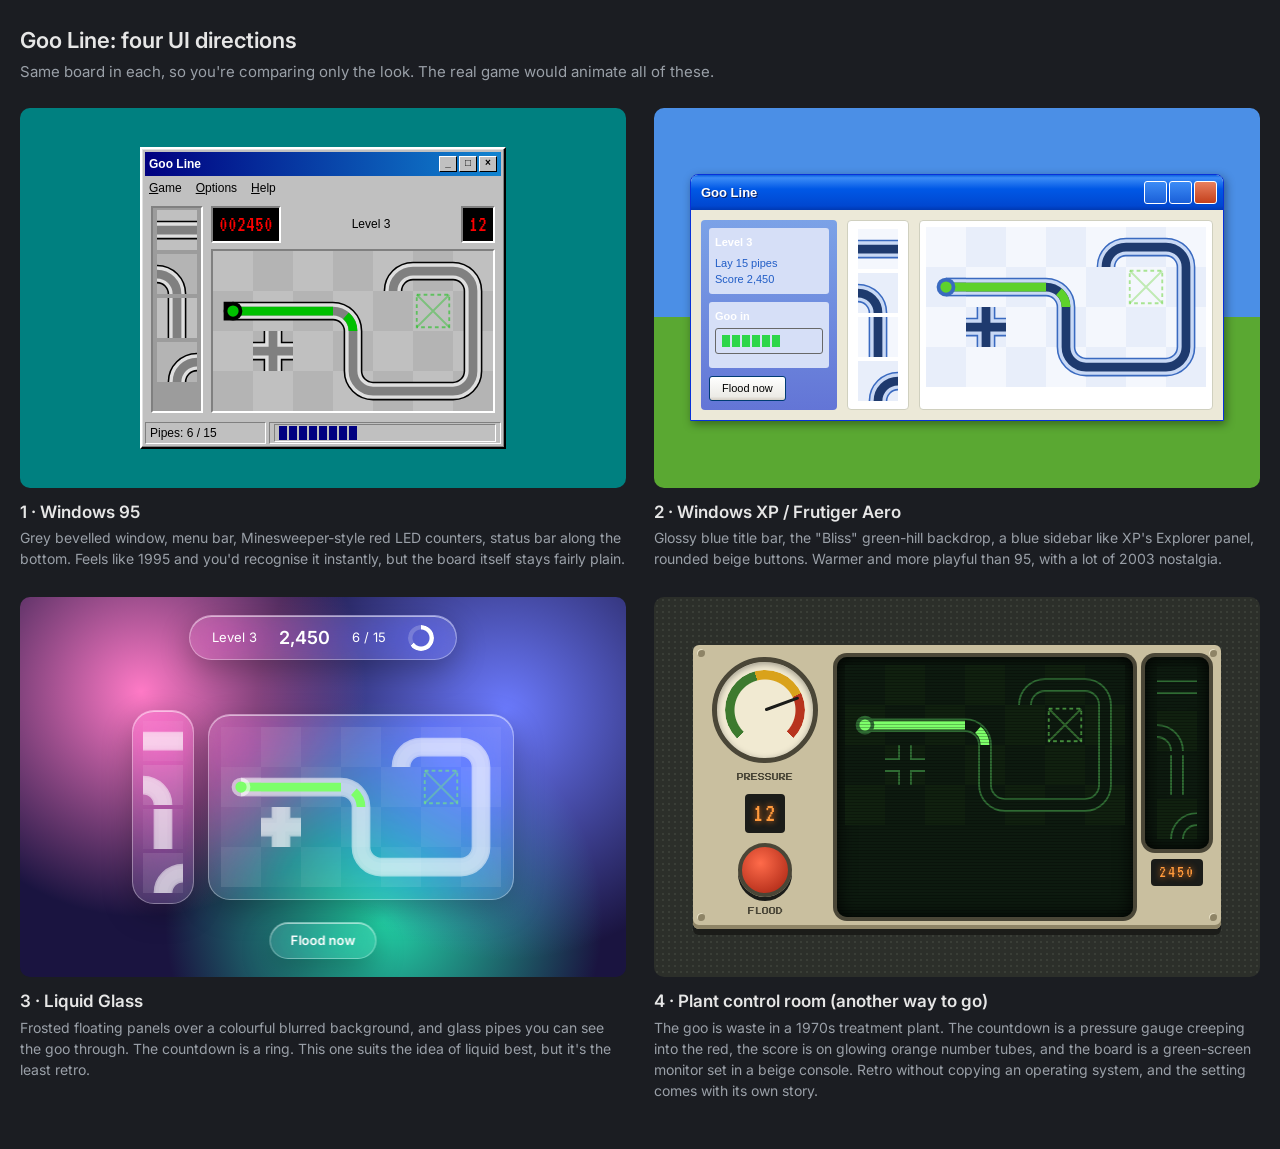
<file: mockups/ui-directions.html>
<!doctype html>
<html lang="en">
<head>
<meta charset="utf-8">
<meta name="viewport" content="width=device-width, initial-scale=1">
<title>UI Directions</title>
<link href="https://fonts.googleapis.com/css2?family=VT323&family=Inter:wght@400;600&family=Press+Start+2P&display=swap" rel="stylesheet">
<style>
  body { margin: 0; background: #1b1d22; color: #e6e6e6; font: 15px/1.5 Inter, system-ui, sans-serif; }
  main { max-width: 1240px; margin: 0 auto; padding: 24px 16px 48px; }
  h1 { font-size: 22px; font-weight: 600; margin: 0 0 4px; }
  .sub { color: #9aa0a8; margin: 0 0 24px; }
  .grid { display: grid; grid-template-columns: repeat(auto-fit, minmax(560px, 1fr)); gap: 28px; }
  .opt h2 { font-size: 17px; font-weight: 600; margin: 12px 0 2px; }
  .opt p { margin: 0; color: #9aa0a8; font-size: 14px; }
  .stage { height: 380px; border-radius: 10px; overflow: hidden; display: flex; align-items: center; justify-content: center; position: relative; }
  .board { display: grid; grid-template-columns: repeat(7, 40px); grid-template-rows: repeat(4, 40px); }
  .board svg, .disp svg { width: 40px; height: 40px; display: block; }
  .disp { display: grid; grid-template-rows: repeat(4, 44px); place-items: center; width: 48px; flex: none; }
  @media (max-width: 620px) { .grid { grid-template-columns: 1fr; } .stage { transform: scale(.8); } }

  /* 1 — Windows 95 */
  .w95 { background: #008080; font-family: Tahoma, "MS Sans Serif", Geneva, sans-serif; font-size: 12px; color: #000; }
  .w95 .win { background: #c0c0c0; border: 2px solid; border-color: #fff #000 #000 #fff; box-shadow: inset -1px -1px #808080, inset 1px 1px #dfdfdf; padding: 3px; }
  .w95 .title { background: linear-gradient(90deg, #000080, #1084d0); color: #fff; font-weight: bold; padding: 3px 4px; display: flex; justify-content: space-between; align-items: center; }
  .w95 .tb { display: flex; gap: 2px; }
  .w95 .tb span { width: 16px; height: 14px; background: #c0c0c0; border: 1px solid; border-color: #fff #000 #000 #fff; color: #000; font-size: 10px; line-height: 12px; text-align: center; }
  .w95 .menu { padding: 3px 4px; display: flex; gap: 14px; }
  .w95 .menu u { text-decoration: underline; }
  .w95 .body { display: flex; gap: 8px; padding: 6px; }
  .w95 .sunk { border: 2px solid; border-color: #808080 #fff #fff #808080; background: #9c9c9c; }
  .w95 .status { display: flex; gap: 3px; margin-top: 3px; }
  .w95 .status div { flex: 1; border: 1px solid; border-color: #808080 #fff #fff #808080; padding: 1px 4px; }
  .w95 .lcd { font-family: VT323, monospace; font-size: 22px; background: #000; color: #f00; padding: 0 6px; border: 2px solid; border-color: #808080 #fff #fff #808080; }
  .w95 .prog { height: 14px; display: flex; gap: 2px; padding: 2px; }
  .w95 .prog i { width: 8px; background: #000080; }

  /* 2 — Windows XP / Frutiger Aero */
  .wxp { background: linear-gradient(#4b8fe6 0 55%, #5aa832 55%); font-family: Tahoma, Verdana, sans-serif; font-size: 12px; }
  .wxp .win { background: #ece9d8; border: 1px solid #0831d9; border-radius: 8px 8px 0 0; overflow: hidden; box-shadow: 2px 3px 10px rgba(0,0,0,.4); }
  .wxp .title { background: linear-gradient(#0a5fe0, #3c8cf6 8%, #0058e6 40%, #0047d0 88%, #0039b3); color: #fff; font: bold 13px Trebuchet MS, Tahoma, sans-serif; padding: 6px 6px 6px 10px; display: flex; justify-content: space-between; align-items: center; text-shadow: 1px 1px #0a246a; }
  .wxp .tb { display: flex; gap: 2px; }
  .wxp .tb span { width: 21px; height: 21px; border-radius: 3px; border: 1px solid #fff; background: linear-gradient(#3c8cf6, #1a5fd8); }
  .wxp .tb span.x { background: linear-gradient(#e8805f, #c4401c); }
  .wxp .body { display: flex; gap: 10px; padding: 10px; }
  .wxp .group { border: 1px solid #d0d0bf; border-radius: 4px; padding: 6px; background: #fff; }
  .wxp .side { width: 120px; background: linear-gradient(#7ba2e7, #6375d6); border-radius: 4px; padding: 8px; color: #fff; }
  .wxp .side b { display: block; color: #fff; font-size: 11px; margin-bottom: 4px; }
  .wxp .side div { background: #d6dff7; color: #215dc6; border-radius: 3px; padding: 6px; margin-bottom: 8px; font-size: 11px; }
  .wxp .btn { display: inline-block; background: linear-gradient(#fff, #ecebe6 85%, #d6d0c5); border: 1px solid #003c74; border-radius: 3px; padding: 3px 12px; font-size: 11px; color: #000; }
  .wxp .meter { height: 12px; border: 1px solid #686868; border-radius: 3px; background: #fff; padding: 1px; }
  .wxp .meter i { display: block; height: 100%; width: 62%; background: repeating-linear-gradient(90deg, #2ed64a 0 8px, transparent 8px 10px); }

  /* 3 — Liquid Glass */
  .glass { background: radial-gradient(circle at 20% 25%, #ff7ac6 0, transparent 40%), radial-gradient(circle at 80% 30%, #6c7bff 0, transparent 45%), radial-gradient(circle at 60% 85%, #22d3a6 0, transparent 45%), #1a1440; font-family: Inter, -apple-system, sans-serif; color: #fff; }
  .glass .pane { background: rgba(255,255,255,.12); backdrop-filter: blur(22px) saturate(1.6); -webkit-backdrop-filter: blur(22px) saturate(1.6); border: 1px solid rgba(255,255,255,.35); box-shadow: inset 0 1px 0 rgba(255,255,255,.55), 0 10px 30px rgba(0,0,0,.25); border-radius: 26px; }
  .glass .hud { position: absolute; top: 18px; left: 50%; transform: translateX(-50%); display: flex; gap: 22px; padding: 8px 22px; border-radius: 999px; font-size: 13px; align-items: center; }
  .glass .hud b { font-size: 18px; font-weight: 600; }
  .glass .ring { width: 26px; height: 26px; border-radius: 50%; background: conic-gradient(#fff 0 65%, rgba(255,255,255,.2) 0); -webkit-mask: radial-gradient(circle, transparent 8px, #000 9px); mask: radial-gradient(circle, transparent 8px, #000 9px); }
  .glass .wrap { display: flex; gap: 14px; margin-top: 40px; align-items: center; }
  .glass .board { padding: 12px; border-radius: 22px; }
  .glass .disp { padding: 8px 6px; border-radius: 22px; }
  .glass .pill { position: absolute; bottom: 18px; left: 50%; transform: translateX(-50%); padding: 8px 20px; border-radius: 999px; font-size: 13px; font-weight: 600; }

  /* 4 — Control room */
  .ctrl { background: #2c2f2a; background-image: radial-gradient(#3a3e37 1px, transparent 1px); background-size: 6px 6px; font-family: "Press Start 2P", monospace; color: #e8dcb5; }
  .ctrl .console { background: #c9bf9f; border-radius: 6px; padding: 12px; box-shadow: inset 0 -4px #8e8466, 0 6px 0 #1b1c19; display: flex; gap: 12px; align-items: stretch; }
  .ctrl .rivet { position: absolute; width: 8px; height: 8px; border-radius: 50%; background: #8e8466; box-shadow: inset 1px 1px #e8e0c4; }
  .ctrl .crt { background: #0d1a0f; border-radius: 10px; padding: 8px; box-shadow: inset 0 0 18px #000, 0 0 0 4px #4a4637; position: relative; overflow: hidden; }
  .ctrl .crt::after { content: ""; position: absolute; inset: 0; background: repeating-linear-gradient(0deg, rgba(0,0,0,.25) 0 1px, transparent 1px 3px); pointer-events: none; }
  .ctrl .col { display: flex; flex-direction: column; gap: 10px; width: 120px; align-items: center; }
  .ctrl .gauge { width: 96px; height: 96px; border-radius: 50%; background: #f1ead2; border: 5px solid #4a4637; position: relative; box-shadow: inset 0 2px 6px rgba(0,0,0,.35); }
  .ctrl .gauge::before { content: ""; position: absolute; inset: 8px; border-radius: 50%; background: conic-gradient(from 225deg, #3d7a2e 0 120deg, #d9a21b 120deg 200deg, #b8341e 200deg 270deg, transparent 0); -webkit-mask: radial-gradient(circle, transparent 30px, #000 31px); mask: radial-gradient(circle, transparent 30px, #000 31px); }
  .ctrl .needle { position: absolute; left: 50%; top: 50%; width: 3px; height: 36px; background: #1b1c19; transform-origin: 50% 100%; transform: translate(-50%, -100%) rotate(70deg); border-radius: 2px; }
  .ctrl .label { font-size: 7px; color: #4a4637; text-align: center; }
  .ctrl .nixie { background: #1b1c19; color: #ff9a3c; text-shadow: 0 0 6px #ff7a1a; font-family: VT323, monospace; font-size: 26px; padding: 0 8px; border-radius: 4px; letter-spacing: 2px; }
  .ctrl .btn { width: 46px; height: 46px; border-radius: 50%; background: radial-gradient(circle at 40% 35%, #ff6b4a, #a3200f); border: 4px solid #4a4637; box-shadow: 0 4px #1b1c19; }
</style>
</head>
<body>
<main>
  <h1>Goo Line: four UI directions</h1>
  <p class="sub">Same board in each, so you're comparing only the look. The real game would animate all of these.</p>
  <div class="grid">

    <section class="opt">
      <div class="stage w95">
        <div class="win">
          <div class="title"><span>Goo Line</span><div class="tb"><span>_</span><span>□</span><span>×</span></div></div>
          <div class="menu"><span><u>G</u>ame</span><span><u>O</u>ptions</span><span><u>H</u>elp</span></div>
          <div class="body">
            <div class="sunk disp" data-q="H,SW,V,ES"></div>
            <div>
              <div style="display:flex;justify-content:space-between;align-items:center;margin-bottom:6px">
                <span class="lcd">002450</span><span>Level 3</span><span class="lcd">12</span>
              </div>
              <div class="sunk board" data-theme="w95"></div>
            </div>
          </div>
          <div class="status"><div>Pipes: 6 / 15</div><div style="flex:2"><div class="prog"><i></i><i></i><i></i><i></i><i></i><i></i><i></i><i></i></div></div></div>
        </div>
      </div>
      <h2>1 · Windows 95</h2>
      <p>Grey bevelled window, menu bar, Minesweeper-style red LED counters, status bar along the bottom. Feels like 1995 and you'd recognise it instantly, but the board itself stays fairly plain.</p>
    </section>

    <section class="opt">
      <div class="stage wxp">
        <div class="win">
          <div class="title"><span>Goo Line</span><div class="tb"><span></span><span></span><span class="x"></span></div></div>
          <div class="body">
            <div class="side">
              <div><b>Level 3</b>Lay 15 pipes<br>Score 2,450</div>
              <div><b>Goo in</b><div class="meter"><i></i></div></div>
              <span class="btn">Flood now</span>
            </div>
            <div class="group disp" data-q="H,SW,V,ES"></div>
            <div class="group board" data-theme="xp"></div>
          </div>
        </div>
      </div>
      <h2>2 · Windows XP / Frutiger Aero</h2>
      <p>Glossy blue title bar, the "Bliss" green-hill backdrop, a blue sidebar like XP's Explorer panel, rounded beige buttons. Warmer and more playful than 95, with a lot of 2003 nostalgia.</p>
    </section>

    <section class="opt">
      <div class="stage glass">
        <div class="pane hud"><span>Level 3</span><b>2,450</b><span>6 / 15</span><span class="ring"></span></div>
        <div class="wrap">
          <div class="pane disp" data-q="H,SW,V,ES"></div>
          <div class="pane board" data-theme="glass"></div>
        </div>
        <div class="pane pill">Flood now</div>
      </div>
      <h2>3 · Liquid Glass</h2>
      <p>Frosted floating panels over a colourful blurred background, and glass pipes you can see the goo through. The countdown is a ring. This one suits the idea of liquid best, but it's the least retro.</p>
    </section>

    <section class="opt">
      <div class="stage ctrl">
        <div class="console" style="position:relative">
          <span class="rivet" style="left:4px;top:4px"></span><span class="rivet" style="right:4px;top:4px"></span>
          <span class="rivet" style="left:4px;bottom:8px"></span><span class="rivet" style="right:4px;bottom:8px"></span>
          <div class="col">
            <div class="gauge"><div class="needle"></div></div>
            <div class="label">PRESSURE</div>
            <div class="nixie">12</div>
            <div class="btn"></div>
            <div class="label">FLOOD</div>
          </div>
          <div class="crt"><div class="board" data-theme="ctrl"></div></div>
          <div class="col" style="width:64px">
            <div class="crt"><div class="disp" data-q="H,SW,V,ES" data-theme="ctrl"></div></div>
            <div class="nixie" style="font-size:18px">2450</div>
          </div>
        </div>
      </div>
      <h2>4 · Plant control room (another way to go)</h2>
      <p>The goo is waste in a 1970s treatment plant. The countdown is a pressure gauge creeping into the red, the score is on glowing orange number tubes, and the board is a green-screen monitor set in a beige console. Retro without copying an operating system, and the setting comes with its own story.</p>
    </section>

  </div>
</main>
<script>
  const PATHS = {
    H: 'M0 32H64', V: 'M32 0V64', X: 'M0 32H64M32 0V64', S: 'M32 32H64',
    NE: 'M32 0A32 32 0 0 0 64 32', ES: 'M64 32A32 32 0 0 0 32 64',
    SW: 'M32 64A32 32 0 0 0 0 32', WN: 'M0 32A32 32 0 0 0 32 0',
  };
  const THEMES = {
    w95:   { tile: ['#c0c0c0', '#b4b4b4'], edge: '#000', shell: '#dfdfdf', ch: '#808080', goo: '#00c000', cap: 'square' },
    xp:    { tile: ['#f4f7fd', '#e8eefa'], edge: '#3a6ac0', shell: '#c9d9f5', ch: '#1e3a6e', goo: '#5ed12b' },
    glass: { tile: ['rgba(255,255,255,.05)', 'rgba(255,255,255,.1)'], edge: 'rgba(255,255,255,.55)', shell: 'rgba(255,255,255,.18)', ch: 'rgba(255,255,255,.08)', goo: '#7dff6a' },
    ctrl:  { tile: ['#0d1a0f', '#10200f'], edge: '#2f6b33', shell: '#0d1a0f', ch: '#0d1a0f', goo: '#7dff6a', line: true },
  };
  // [shape, fill 0..1] — a short run from the start with goo partway along
  const LAYOUT = [
    [0,0,0,0,['ES',0],['H',0],['SW',0]],
    [['S',1],['H',1],['H',1],['SW',.55],0,'B',['V',0]],
    [0,['X',0],0,['V',0],0,0,['V',0]],
    [0,0,0,['NE',0],['H',0],['H',0],['WN',0]],
  ];
  function svg(shape, fill, t, x, y) {
    const d = PATHS[shape];
    const bg = t.tile[(x + y) % 2];
    let s = `<svg viewBox="0 0 64 64"><rect width="64" height="64" fill="${bg}"/>`;
    if (shape === 'B') return s + `<rect x="6" y="6" width="52" height="52" fill="none" stroke="${t.goo}" stroke-opacity=".5" stroke-width="3" stroke-dasharray="6 5"/><path d="M6 6L58 58M58 6L6 58" stroke="${t.goo}" stroke-opacity=".35" stroke-width="3"/></svg>`;
    if (!d) return s + '</svg>';
    const cap = t.cap || 'butt';
    if (t.line) {
      s += `<path d="${d}" fill="none" stroke="${t.edge}" stroke-width="22" stroke-linecap="${cap}"/><path d="${d}" fill="none" stroke="${t.shell}" stroke-width="16"/>`;
    } else {
      s += `<path d="${d}" fill="none" stroke="${t.edge}" stroke-width="30" stroke-linecap="${cap}"/><path d="${d}" fill="none" stroke="${t.shell}" stroke-width="25"/><path d="${d}" fill="none" stroke="${t.ch}" stroke-width="14"/>`;
    }
    if (fill > 0) s += `<path d="${d}" pathLength="1" stroke-dasharray="${fill} 2" fill="none" stroke="${t.goo}" stroke-width="14"/>`;
    if (shape === 'S') s += `<circle cx="32" cy="32" r="15" fill="${t.edge}"/><circle cx="32" cy="32" r="9" fill="${t.goo}"/>`;
    return s + '</svg>';
  }
  for (const el of document.querySelectorAll('.board')) {
    const t = THEMES[el.dataset.theme];
    let html = '';
    LAYOUT.forEach((row, y) => row.forEach((c, x) => {
      html += c === 'B' ? svg('B', 0, t, x, y) : c ? svg(c[0], c[1], t, x, y) : svg('', 0, t, x, y);
    }));
    el.innerHTML = html;
  }
  for (const el of document.querySelectorAll('.disp')) {
    const theme = el.dataset.theme || el.closest('.stage').classList[1];
    const t = THEMES[{ w95: 'w95', wxp: 'xp', glass: 'glass', ctrl: 'ctrl' }[theme]];
    el.innerHTML = el.dataset.q.split(',').map((q, i) => svg(q, 0, t, i, 0)).join('');
  }
</script>
</body>
</html>
</file>
<file: style.css>
:root {
  --bg: #030305;
  --panel: rgba(9, 10, 13, 0.96);
  --edge: rgba(255, 106, 42, 0.35);
  --text: #ece6df;
  --muted: #8a817a;
  --goo: #ff5a1a;
  --goo-hot: #ff8f3d;
  --amber: #ffb020;
  --red: #ff3b30;
  --sans: "Chakra Petch", ui-sans-serif, system-ui, sans-serif;
  --mono: "Share Tech Mono", ui-monospace, monospace;
}

* { box-sizing: border-box; }

html, body {
  margin: 0;
  min-height: 100%;
  overscroll-behavior: none;
  -webkit-tap-highlight-color: transparent;
  background: var(--bg);
  color: var(--text);
  font: 15px/1.5 var(--sans);
}

#city {
  position: fixed;
  inset: 0;
  width: 100vw;
  height: 100vh;
  z-index: 0;
}

main {
  position: relative;
  z-index: 1;
  max-width: 1120px;
  margin: 0 auto;
  padding: 16px;
}

.stage {
  position: relative;
  /* as wide as fits, but never taller than the screen; --ar is set by the game per layout */
  width: min(100%, calc((100vh - 90px) * var(--ar, 1.37)));
  width: min(100%, calc((100dvh - 90px) * var(--ar, 1.37)));
  margin: 0 auto;
  aspect-ratio: 1000 / 730;
}

#game {
  display: block;
  user-select: none;
  -webkit-user-select: none;
  -webkit-touch-callout: none;
  width: 100%;
  height: 100%;
  touch-action: manipulation;
  cursor: pointer;
}

.overlay {
  position: absolute;
  inset: 0;
  display: flex;
  align-items: center;
  justify-content: center;
  background: rgba(2, 2, 4, 0.55);
  padding: 16px;
}
.overlay.hidden { display: none; }

.panel {
  position: relative;
  width: min(560px, 100%);
  max-height: 100%;
  overflow: auto;
  background: var(--panel);
  padding: 26px 30px;
  clip-path: polygon(0 0, calc(100% - 22px) 0, 100% 22px, 100% 100%, 22px 100%, 0 calc(100% - 22px));
  box-shadow: inset 0 0 0 1px var(--edge);
}
.panel::before {
  content: "";
  position: absolute;
  left: 30px;
  top: 0;
  width: 40px;
  height: 2px;
  background: var(--goo);
  box-shadow: 0 0 10px var(--goo);
}

.panel h1, .panel h2 {
  font-family: var(--sans);
  font-weight: 700;
  color: var(--goo);
  text-shadow: 0 0 14px rgba(255, 90, 26, 0.55);
  letter-spacing: 4px;
  text-transform: uppercase;
  margin: 0 0 10px;
  line-height: 1.15;
}
.panel h1 { font-size: 40px; letter-spacing: 8px; }
.panel h2 { font-size: 24px; }
.panel h2.fail { color: var(--red); text-shadow: 0 0 14px rgba(255, 59, 48, 0.5); }
.panel p { margin: 8px 0; }
.panel .tag {
  font-family: var(--mono);
  color: var(--muted);
  font-size: 13px;
  letter-spacing: 2px;
  text-transform: uppercase;
  margin: -4px 0 16px;
}
.panel .tag span { color: #c4532a; margin-left: 10px; letter-spacing: 4px; }
.panel ul { padding-left: 18px; margin: 10px 0 16px; color: var(--muted); }
.panel li { margin: 5px 0; }
.panel li::marker { color: var(--goo); }
.panel b { color: var(--text); font-weight: 600; }
.panel code {
  font-family: var(--mono);
  color: var(--goo-hot);
  font-size: 20px;
  letter-spacing: 3px;
  text-shadow: 0 0 10px rgba(255, 90, 26, 0.5);
}
.panel table { width: 100%; border-collapse: collapse; margin: 8px 0 16px; font-size: 14px; }
.panel td { padding: 4px 0; color: var(--muted); text-transform: uppercase; letter-spacing: 1px; }
.panel td:last-child { text-align: right; font-family: var(--mono); font-size: 15px; color: var(--text); letter-spacing: 0; }
.panel tr.total td { border-top: 1px solid var(--edge); padding-top: 8px; color: var(--goo); }
.panel .row { display: flex; gap: 8px; flex-wrap: wrap; margin-top: 14px; }
.panel .muted { color: var(--muted); font-size: 13px; }

button {
  font-family: var(--sans);
  font-weight: 600;
  font-size: 13px;
  letter-spacing: 2px;
  text-transform: uppercase;
  padding: 11px 18px;
  background: #121317;
  color: var(--text);
  border: 1px solid #34302d;
  cursor: pointer;
  clip-path: polygon(0 0, calc(100% - 10px) 0, 100% 10px, 100% 100%, 10px 100%, 0 calc(100% - 10px));
}
button:hover, button:focus-visible { border-color: var(--goo); color: var(--goo-hot); outline: none; }
button.primary { background: var(--goo); color: #120601; border-color: var(--goo); }
button.primary:hover, button.primary:focus-visible { background: var(--goo-hot); color: #120601; box-shadow: 0 0 18px rgba(255, 90, 26, 0.6); }

input {
  font-family: var(--mono);
  font-size: 15px;
  letter-spacing: 3px;
  padding: 10px 12px;
  width: 170px;
  background: #050506;
  color: var(--goo-hot);
  border: 1px solid #34302d;
  text-transform: uppercase;
}
input:focus { border-color: var(--goo); outline: none; }

.controls {
  display: flex;
  gap: 8px;
  justify-content: center;
  flex-wrap: wrap;
  margin-top: 12px;
}
.controls button { background: rgba(9, 10, 13, 0.85); }

/* Phones */
@media (max-width: 600px) {
  main {
    padding: max(6px, env(safe-area-inset-top)) max(6px, env(safe-area-inset-right)) max(6px, env(safe-area-inset-bottom)) max(6px, env(safe-area-inset-left));
  }
  .stage {
    width: min(100%, calc((100vh - 64px) * var(--ar, 0.5)));
    width: min(100%, calc((100dvh - 64px) * var(--ar, 0.5)));
  }
  .controls { gap: 6px; margin-top: 8px; }
  .controls button { flex: 1; font-size: 11px; letter-spacing: 1px; padding: 12px 6px; }
  .panel { padding: 20px 18px; }
  .panel h1 { font-size: 32px; letter-spacing: 6px; }
  .panel h2 { font-size: 20px; }
  .panel ul { font-size: 14px; }
  .panel .row { flex-wrap: wrap; }
  .panel .row input { flex: 1; min-width: 0; }
  button { padding: 12px 14px; }
}

/* Phones held sideways: put the buttons beside the game so it can use the full height */
@media (max-height: 520px) and (orientation: landscape) {
  main {
    display: flex;
    align-items: center;
    justify-content: center;
    gap: 10px;
    max-width: none;
    padding: max(6px, env(safe-area-inset-top)) max(8px, env(safe-area-inset-right)) max(6px, env(safe-area-inset-bottom)) max(8px, env(safe-area-inset-left));
  }
  .stage {
    margin: 0;
    width: min(calc(100% - 130px), calc((100vh - 12px) * var(--ar, 1.37)));
    width: min(calc(100% - 130px), calc((100dvh - 12px) * var(--ar, 1.37)));
  }
  .controls { flex-direction: column; margin: 0; width: 120px; }
  .controls button { font-size: 11px; letter-spacing: 1px; padding: 12px 8px; }
}
</file>
